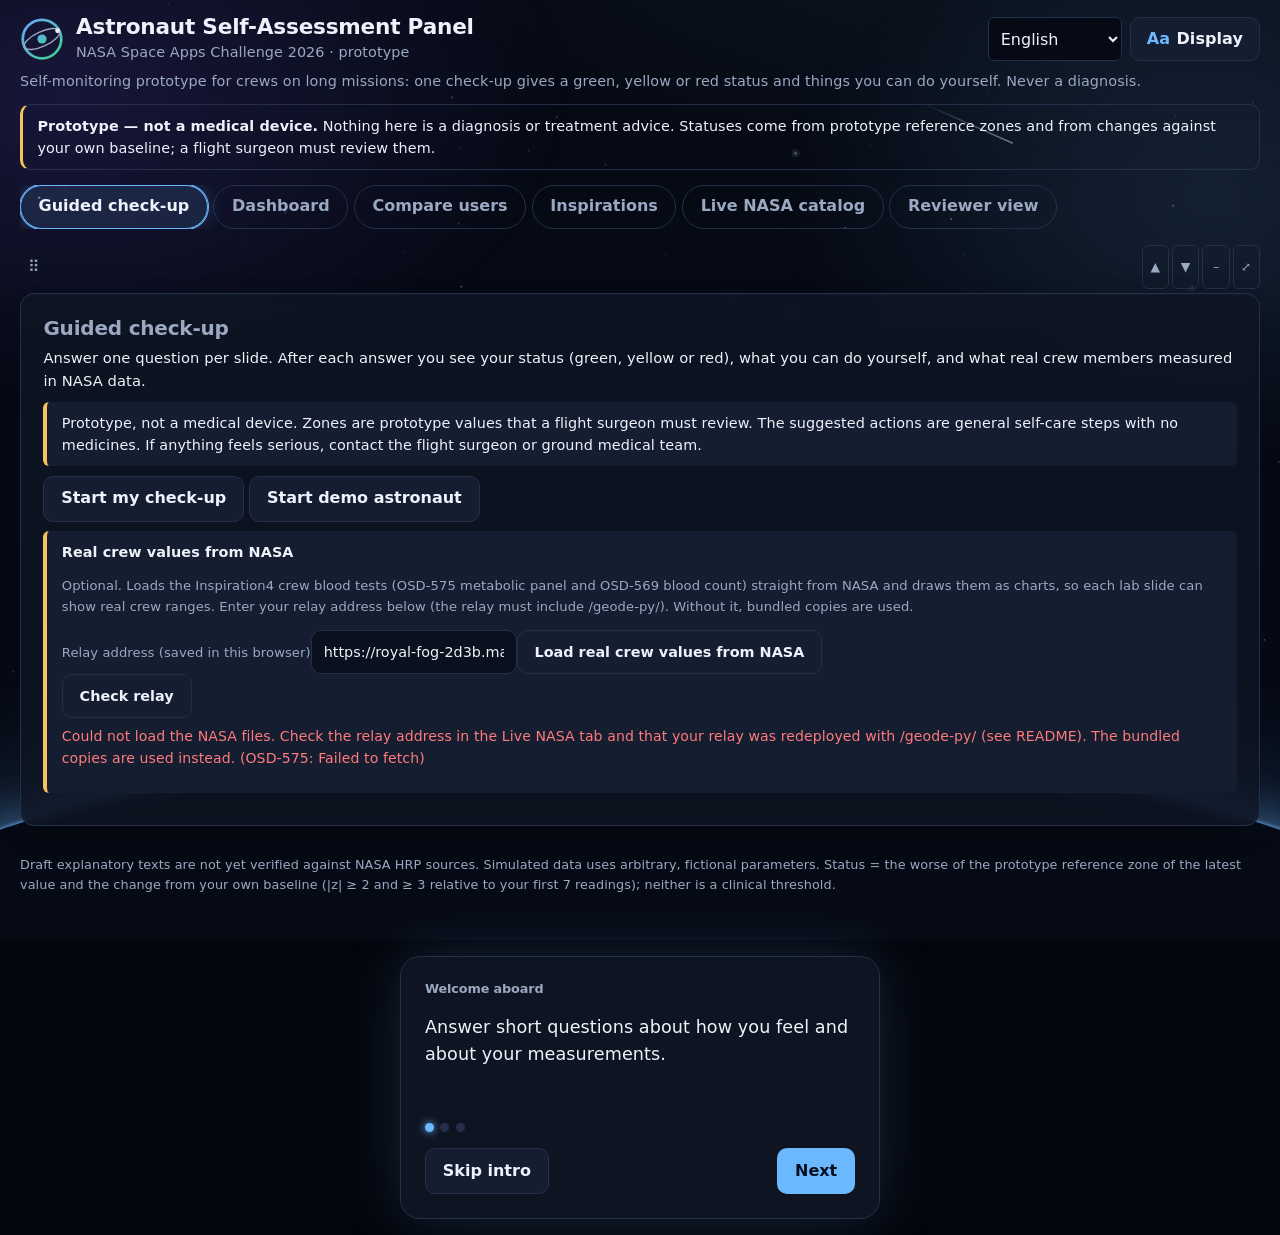
<file: index.html>
<!DOCTYPE html>
<html lang="en">
<head>
  <meta charset="utf-8">
  <meta name="viewport" content="width=device-width, initial-scale=1">
  <title>Astronaut Self-Assessment Panel — NASA Space Apps 2026 prototype</title>
  <meta name="theme-color" content="#0a0f18">
  <link rel="manifest" href="manifest.webmanifest">
  <link rel="icon" type="image/png" href="icons/icon-192.png">
  <link rel="apple-touch-icon" href="icons/icon-192.png">
  <link rel="stylesheet" href="css/style.css?v=20261115ad">
  <link rel="stylesheet" href="css/design.css?v=20261115ad">
</head>
<body>
  <div id="net-banner" class="net-banner" role="status" hidden></div>
  <header class="top">
    <div class="brand">
      <svg class="logo" viewBox="0 0 48 48" aria-hidden="true" focusable="false">
        <defs><linearGradient id="lg" x1="0" y1="0" x2="1" y2="1"><stop offset="0" stop-color="#6aa8ff"/><stop offset="1" stop-color="#3ecf8e"/></linearGradient></defs>
        <circle cx="24" cy="24" r="21" fill="none" stroke="url(#lg)" stroke-width="3"/>
        <ellipse cx="24" cy="24" rx="21" ry="8" fill="none" stroke="#9aa6c2" stroke-width="1.5" transform="rotate(-25 24 24)"/>
        <circle cx="24" cy="24" r="5" fill="url(#lg)"/>
        <circle cx="41" cy="15" r="2.6" fill="#e8edf7"/>
      </svg>
      <div>
        <h1 data-i18n="appTitle">Astronaut Self-Assessment Panel</h1>
        <p class="sub" data-i18n="appSub">NASA Space Apps Challenge 2026 · prototype</p>
      </div>
    </div>
    <div class="top-right">
      <label class="lang"><span class="sr-only" data-i18n="langLabel">Language</span><select id="lang"></select></label>
      <details class="display-menu">
        <summary><span data-i18n="disp.menu">Display</span></summary>
        <div class="display-pop">
          <label><span data-i18n="disp.size">Text size</span><select id="disp-size"><option value="normal" data-i18n="disp.normal">Normal text</option><option value="large" data-i18n="disp.large">Large text</option><option value="xlarge" data-i18n="disp.xlarge">Extra large text</option></select></label>
          <label class="hcbox"><input type="checkbox" id="disp-hc"> <span data-i18n="disp.hc">High contrast</span></label>
          <label class="hcbox"><input type="checkbox" id="disp-night"> <span data-i18n="disp.night">Night mode</span></label>
          <label class="hcbox"><input type="checkbox" id="disp-sound"> <span data-i18n="disp.sound">Sound</span></label>
          <button id="layout-reset" type="button" class="ghost" data-i18n="panel.reset">Reset layout</button>
        </div>
      </details>
    </div>
  </header>

  <p class="tagline" data-i18n="hero">Self-monitoring prototype for crews on long missions: each person is compared with their own baseline, never diagnosed.</p>

  <div class="banner" role="note">
    <strong data-i18n="bannerStrong">Prototype — not a medical device.</strong>
    <span data-i18n="bannerText">Nothing here is a diagnosis or treatment advice. Statuses are statistical comparisons with your own baseline.</span>
  </div>

  <nav class="tabs" role="tablist">
    <button class="tab active" role="tab" aria-selected="true" data-tab="checkup" data-i18n="tabCheckup">Guided check-up</button>
    <button class="tab" role="tab" aria-selected="false" data-tab="dash" data-i18n="tabDash">Dashboard</button>
    <button class="tab" role="tab" aria-selected="false" data-tab="compare" data-i18n="tabCompare">Compare users</button>
    <button class="tab" role="tab" aria-selected="false" data-tab="osdr" data-i18n="tabOsdr">Inspirations</button>
    <button class="tab" role="tab" aria-selected="false" data-tab="live" data-i18n="tabLive">Live NASA catalog</button>
    <button class="tab" role="tab" aria-selected="false" data-tab="review" data-i18n="tabReview">Reviewer view</button>
  </nav>

  <div id="view-dash">
  <main class="console">
    <aside class="rail rail-left" aria-label="Users and data entry" data-zone="left" data-zone-group="dash">
      <div class="toolbar">
        <span id="source-badge" class="badge man"></span>
      </div>

      <section class="card" aria-labelledby="h-users" data-panel="users" data-panel-title="users.title">
        <h2 id="h-users" data-i18n="users.title">Users</h2>
        <p class="hint" data-i18n="users.hint">Add each person (for example each team member), select them, then enter their values. Data stays in this browser.</p>
        <p id="user-none" class="empty" data-i18n="users.none">No user yet. Add a user to start entering values.</p>
        <div class="userbar">
          <label class="grow"><span data-i18n="users.select">Selected user</span><select id="user-select"></select></label>
          <button id="user-remove" class="ghost" type="button" data-i18n="users.remove">Remove user</button>
        </div>
        <form id="user-add" class="userbar" novalidate>
          <label class="grow"><span data-i18n="users.new">New user name</span><input id="user-name" type="text" maxlength="30" autocomplete="off" data-i18n-ph="users.placeholder" placeholder="e.g. Student 1"></label>
          <button class="primary" type="submit" data-i18n="users.add">Add user</button>
        </form>
        <div id="user-msg" role="status" class="form-msg"></div>
      </section>

      <section class="card" aria-labelledby="h-checkin" data-panel="checkin" data-panel-title="checkin">
        <h2 id="h-checkin" data-i18n="checkin">Daily check-in</h2>
        <p class="hint" data-i18n="checkinHint">Leave a field empty if you did not measure it. Entries are stored only in this browser.</p>
        <form id="checkin" novalidate></form>
        <div id="form-msg" role="alert" class="form-msg"></div>
        <button id="clear-manual" class="link" type="button" data-i18n="clear">Delete my entries</button>
      </section>

      <section class="card" aria-labelledby="h-mission" data-panel="mission" data-panel-title="ms.title">
        <h2 id="h-mission" data-i18n="ms.title">Mission periods</h2>
        <p class="hint" data-i18n="ms.hint">hint</p>
        <form id="missionform" novalidate></form>
        <div id="mission-msg" role="alert" class="form-msg"></div>
      </section>

      <section class="card" aria-labelledby="h-remind" data-panel="remind" data-panel-title="remind.title">
        <h2 id="h-remind" data-rt="remind.title">Reminders</h2>
        <p class="hint" data-rt="remind.hint">hint</p>
        <form id="remindform" novalidate>
          <label class="check"><input type="checkbox" name="enabled"> <span data-rt="remind.enable">Remind me every day</span></label>
          <label><span data-rt="remind.time">Time</span><input type="time" name="time" value="08:00"></label>
          <details class="fgroup"><summary data-rt="remind.advanced">Advanced</summary>
            <label><span data-rt="remind.relay">Service</span><input type="url" name="relay" autocomplete="off" placeholder="https://"></label>
            <label><span data-rt="remind.vapid">Key</span><input type="text" name="vapid" autocomplete="off"></label>
          </details>
          <div class="btnrow"><button class="primary" type="submit" data-rt="remind.save">Save reminders</button>
          <button type="button" id="remind-test" data-rt="remind.test">Send a test notification</button>
          <button type="button" id="remind-install" hidden>Install app</button>
          <button type="button" id="remind-check" data-rt="diag.rem.btn">Check my reminder setup</button></div>
          <ul id="remind-report" class="msg" aria-live="polite"></ul>
        </form>
        <p id="remind-ios" class="hint"></p>
        <div id="remind-msg" role="status" class="form-msg"></div>
      </section>

      <section class="card" aria-labelledby="h-flight" data-panel="flight" data-panel-title="fl.title">
        <h2 id="h-flight" data-i18n="fl.title">Pre-flight / post-flight values</h2>
        <p class="hint" data-i18n="fl.hint">Enter a laboratory value for one time point of the selected user. Time points and analytes follow the NASA OSD-575 dataset.</p>
        <form id="flightform" novalidate></form>
        <div id="flight-msg" role="alert" class="form-msg"></div>
        <div id="flight-summary" aria-live="polite"></div>
        <button id="clear-flight" class="link" type="button" data-i18n="fl.clear">Delete my pre-/post-flight values</button>
      </section>

      <section class="card" aria-labelledby="h-immune" data-panel="immune" data-panel-title="im.title">
        <h2 id="h-immune" data-i18n="im.title">Immune cells (blood count)</h2>
        <p class="hint" data-i18n="im.hint">hint</p>
        <form id="immuneform" novalidate></form>
        <div id="immune-msg" role="alert" class="form-msg"></div>
        <div id="immune-summary" aria-live="polite"></div>
        <button id="clear-immune" class="link" type="button" data-i18n="im.clear">Delete my immune cell values</button>
      </section>
    </aside>

    <div class="rail rail-mid" data-zone="mid" data-zone-group="dash"><section class="stage" aria-labelledby="h-body" data-panel="body" data-panel-title="bodyMap">
      <h2 id="h-body" data-i18n="bodyMap">Body map</h2>
      <p class="hint" data-i18n="bodyHint">Select a region. Grey = not enough data or no indicator yet.</p>
      <div class="bodywrap">
        <svg id="body" viewBox="0 0 500 452" role="group" aria-label="Clickable body map" data-i18n-aria="bodyAria">
          <defs>
            <radialGradient id="halo" cx="0.5" cy="0.45" r="0.55"><stop offset="0" stop-color="#7cc4ff" stop-opacity="0.16"/><stop offset="1" stop-color="#7cc4ff" stop-opacity="0"/></radialGradient>
            <linearGradient id="scanfade" x1="0" y1="0" x2="1" y2="0"><stop offset="0" stop-color="#7cc4ff" stop-opacity="0"/><stop offset="0.5" stop-color="#7cc4ff" stop-opacity="0.9"/><stop offset="1" stop-color="#7cc4ff" stop-opacity="0"/></linearGradient>
            <linearGradient id="skin" x1="0" y1="0" x2="0" y2="1"><stop offset="0" stop-color="#1a2639"/><stop offset="1" stop-color="#0d1420"/></linearGradient>
          </defs>
          <ellipse class="deco" cx="220" cy="210" rx="210" ry="215" fill="url(#halo)"/>
          <ellipse class="plinth deco" cx="220" cy="438" rx="78" ry="9"/>
          <g class="figure deco" transform="translate(110 0)" aria-hidden="true">
            <path class="skin" d="M119.0 70.0 C119.0 73.0 115.5 83.7 119.0 88.0 C122.5 92.3 132.8 93.5 140.0 96.0 C147.2 98.5 156.5 99.7 162.0 103.0 C167.5 106.3 170.2 108.2 173.0 116.0 C175.8 123.8 177.0 137.7 179.0 150.0 C181.0 162.3 183.0 179.3 185.0 190.0 C187.0 200.7 189.3 207.0 191.0 214.0 C192.7 221.0 194.2 226.7 195.0 232.0 C195.8 237.3 197.0 242.8 196.0 246.0 C195.0 249.2 191.2 251.0 189.0 251.0 C186.8 251.0 184.5 249.2 183.0 246.0 C181.5 242.8 181.2 237.3 180.0 232.0 C178.8 226.7 178.0 222.0 176.0 214.0 C174.0 206.0 170.7 194.7 168.0 184.0 C165.3 173.3 162.2 159.0 160.0 150.0 C157.8 141.0 155.8 133.3 155.0 130.0  C154.7 133.3 154.3 140.7 153.0 150.0 C151.7 159.3 148.3 175.3 147.0 186.0 C145.7 196.7 144.8 205.7 145.0 214.0 C145.2 222.3 147.3 228.0 148.0 236.0 C148.7 244.0 149.3 251.3 149.0 262.0 C148.7 272.7 147.0 287.8 146.0 300.0 C145.0 312.2 143.8 326.3 143.0 335.0 C142.2 343.7 141.3 343.7 141.0 352.0 C140.7 360.3 141.7 374.5 141.0 385.0 C140.3 395.5 137.5 407.5 137.0 415.0 C136.5 422.5 136.8 426.3 138.0 430.0 C139.2 433.7 146.3 435.8 144.0 437.0 C141.7 438.2 127.5 438.5 124.0 437.0 C120.5 435.5 123.0 436.7 123.0 428.0 C123.0 419.3 124.2 397.7 124.0 385.0 C123.8 372.3 122.7 360.3 122.0 352.0 C121.3 343.7 120.7 343.7 120.0 335.0 C119.3 326.3 119.0 311.5 118.0 300.0 C117.0 288.5 115.0 272.3 114.0 266.0 C113.0 259.7 112.3 262.7 112.0 262.0 L108 262  C107.7 262.7 107.0 259.7 106.0 266.0 C105.0 272.3 103.0 288.5 102.0 300.0 C101.0 311.5 100.7 326.3 100.0 335.0 C99.3 343.7 98.7 343.7 98.0 352.0 C97.3 360.3 96.2 372.3 96.0 385.0 C95.8 397.7 97.0 419.3 97.0 428.0 C97.0 436.7 99.5 435.5 96.0 437.0 C92.5 438.5 78.3 438.2 76.0 437.0 C73.7 435.8 80.8 433.7 82.0 430.0 C83.2 426.3 83.5 422.5 83.0 415.0 C82.5 407.5 79.7 395.5 79.0 385.0 C78.3 374.5 79.3 360.3 79.0 352.0 C78.7 343.7 77.8 343.7 77.0 335.0 C76.2 326.3 75.0 312.2 74.0 300.0 C73.0 287.8 71.3 272.7 71.0 262.0 C70.7 251.3 71.3 244.0 72.0 236.0 C72.7 228.0 74.8 222.3 75.0 214.0 C75.2 205.7 74.3 196.7 73.0 186.0 C71.7 175.3 68.3 159.3 67.0 150.0 C65.7 140.7 65.3 133.3 65.0 130.0  C64.2 133.3 62.2 141.0 60.0 150.0 C57.8 159.0 54.7 173.3 52.0 184.0 C49.3 194.7 46.0 206.0 44.0 214.0 C42.0 222.0 41.2 226.7 40.0 232.0 C38.8 237.3 38.5 242.8 37.0 246.0 C35.5 249.2 33.2 251.0 31.0 251.0 C28.8 251.0 25.0 249.2 24.0 246.0 C23.0 242.8 24.2 237.3 25.0 232.0 C25.8 226.7 27.3 221.0 29.0 214.0 C30.7 207.0 33.0 200.7 35.0 190.0 C37.0 179.3 39.0 162.3 41.0 150.0 C43.0 137.7 44.2 123.8 47.0 116.0 C49.8 108.2 52.5 106.3 58.0 103.0 C63.5 99.7 72.8 98.5 80.0 96.0 C87.2 93.5 97.5 92.3 101.0 88.0 C104.5 83.7 101.0 73.0 101.0 70.0 Z"/>
            <ellipse class="skin" cx="110" cy="44" rx="22" ry="28"/>
          </g>
          <g class="deco" transform="translate(110 0)" aria-hidden="true">
            <g class="anat"><path d="M120 104 C140 102 150 118 148 142 C146 158 132 162 122 156 C118 140 118 120 120 104 Z"/><path d="M100 104 C80 102 70 118 72 142 C74 158 88 162 98 156 C102 140 102 120 100 104 Z"/><path d="M114 112 C134.0 110 150 116 152 128"/><path d="M106 112 C86.0 110 70 116 68 128"/><path d="M114 122 C135.2 120 152 126 154 138"/><path d="M106 122 C84.8 120 68 126 66 138"/><path d="M114 132 C134.6 130 151 136 153 148"/><path d="M106 132 C85.4 130 69 136 67 148"/><path d="M114 142 C132.8 140 148 146 150 158"/><path d="M106 142 C87.2 140 72 146 70 158"/><path class="spine" d="M110 90 L110 250"/><path d="M80 100 C92 98 102 100 106 104"/><path d="M140 100 C128 98 118 100 114 104"/><path d="M74 232 C80 252 96 262 110 264 C124 262 140 252 146 232"/><circle cx="91" cy="352" r="6"/><circle cx="129" cy="352" r="6"/><path d="M96 176 C102 186 118 186 124 176"/><path d="M92 196 L128 196"/><path d="M93 214 L127 214"/></g>
            <g class="vessels"><path class="vessel" d="M104 62 C102 76 102 96 102 112 C100 130 100 200 102 236"/><path class="vein" d="M104 62 C102 76 102 96 102 112 C100 130 100 200 102 236"/><path class="vessel" d="M102 236 C94 254 88 270 86 296 C84 336 86 384 84 424"/><path class="vein" d="M102 236 C94 254 88 270 86 296 C84 336 86 384 84 424"/><path class="vessel" d="M102 236 C112 254 118 270 120 296 C122 336 120 384 122 424"/><path class="vein" d="M102 236 C112 254 118 270 120 296 C122 336 120 384 122 424"/><path class="vessel" d="M104 114 C128 100 158 102 170 126 C176 158 182 194 190 236"/><path class="vein" d="M104 114 C128 100 158 102 170 126 C176 158 182 194 190 236"/><path class="vessel" d="M100 114 C80 100 62 102 50 126 C44 158 38 194 30 236"/><path class="vein" d="M100 114 C80 100 62 102 50 126 C44 158 38 194 30 236"/><path class="vessel" d="M114 128 C110 112 110 96 110 76 L110 62"/><path class="art" d="M114 128 C110 112 110 96 110 76 L110 62"/><path class="vessel" d="M110 62 C108 54 106 46 104 38"/><path class="art" d="M110 62 C108 54 106 46 104 38"/><path class="vessel" d="M110 62 C112 54 114 46 116 38"/><path class="art" d="M110 62 C112 54 114 46 116 38"/><path class="vessel" d="M113 120 C108 150 108 200 110 236"/><path class="art" d="M113 120 C108 150 108 200 110 236"/><path class="vessel" d="M110 236 C100 254 94 270 92 296 C90 336 92 384 90 424"/><path class="art" d="M110 236 C100 254 94 270 92 296 C90 336 92 384 90 424"/><path class="vessel" d="M110 236 C120 254 126 270 128 296 C130 336 128 384 130 424"/><path class="art" d="M110 236 C120 254 126 270 128 296 C130 336 128 384 130 424"/><path class="vessel" d="M112 112 C132 104 154 108 164 124 C170 156 176 192 184 236"/><path class="art" d="M112 112 C132 104 154 108 164 124 C170 156 176 192 184 236"/><path class="vessel" d="M108 112 C88 104 66 108 56 124 C50 156 44 192 36 236"/><path class="art" d="M108 112 C88 104 66 108 56 124 C50 156 44 192 36 236"/></g>
          </g>
          <g class="region" data-region="mind" tabindex="0" role="button" aria-label="Mind and sleep">
            <ellipse class="zone" transform="translate(110 0)" cx="110" cy="44" rx="22" ry="28"></ellipse>
            <line class="lead" x1="220" y1="44" x2="312" y2="44"/><circle class="dot" cx="220" cy="44" r="3"/><text class="lbl" x="318" y="48" text-anchor="start" data-i18n="region.mind.title">region.mind.title</text>
          </g>
          <g class="region" data-region="immune" tabindex="0" role="button" aria-label="Immune system">
            <rect class="zone" transform="translate(110 0)" x="99" y="73" width="22" height="15" rx="7"></rect>
            <line class="lead" x1="220" y1="81" x2="128" y2="81"/><circle class="dot" cx="220" cy="81" r="3"/><text class="lbl" x="122" y="85" text-anchor="end" data-i18n="region.immune.title">region.immune.title</text>
          </g>
          <g class="region" data-region="lungs" tabindex="0" role="button" aria-label="Lungs and breathing">
            <g transform="translate(110 0)"><ellipse class="zone" cx="86" cy="128" rx="16" ry="28"></ellipse><ellipse class="zone" cx="134" cy="128" rx="16" ry="28"></ellipse></g>
            <line class="lead" x1="250" y1="104" x2="312" y2="104"/><circle class="dot" cx="250" cy="104" r="3"/><text class="lbl" x="318" y="108" text-anchor="start" data-i18n="region.lungs.title">region.lungs.title</text>
          </g>
          <g class="region" data-region="heart" tabindex="0" role="button" aria-label="Heart and circulation">
            <g transform="translate(110 0)"><path class="zone beat" d="M114 152 C96 138 94 122 104 119 C109 118 113 121 114 126 C115 121 119 118 124 119 C134 122 132 138 114 152 Z"></path></g>
            <line class="lead" x1="224" y1="135" x2="312" y2="135"/><circle class="dot" cx="224" cy="135" r="3"/><text class="lbl" x="318" y="139" text-anchor="start" data-i18n="region.heart.title">region.heart.title</text>
          </g>
          <g class="region" data-region="metabolism" tabindex="0" role="button" aria-label="Metabolism">
            <ellipse class="zone" transform="translate(110 0)" cx="110" cy="205" rx="26" ry="28"></ellipse>
            <line class="lead" x1="220" y1="205" x2="128" y2="205"/><circle class="dot" cx="220" cy="205" r="3"/><text class="lbl" x="122" y="209" text-anchor="end" data-i18n="region.metabolism.title">region.metabolism.title</text>
          </g>
          <g class="region" data-region="whole" tabindex="0" role="button" aria-label="Whole body temperature">
            <path class="zone" transform="translate(110 0)" d="M119.0 88.0 C122.5 89.3 132.8 93.5 140.0 96.0 C147.2 98.5 156.5 99.7 162.0 103.0 C167.5 106.3 170.2 108.2 173.0 116.0 C175.8 123.8 177.0 137.7 179.0 150.0 C181.0 162.3 183.0 179.3 185.0 190.0 C187.0 200.7 189.3 207.0 191.0 214.0 C192.7 221.0 194.2 226.7 195.0 232.0 C195.8 237.3 197.0 242.8 196.0 246.0 C195.0 249.2 191.2 251.0 189.0 251.0 C186.8 251.0 184.5 249.2 183.0 246.0 C181.5 242.8 181.2 237.3 180.0 232.0 C178.8 226.7 178.0 222.0 176.0 214.0 C174.0 206.0 170.7 194.7 168.0 184.0 C165.3 173.3 162.2 159.0 160.0 150.0 C157.8 141.0 155.8 133.3 155.0 130.0 Z M101.0 88.0 C97.5 89.3 87.2 93.5 80.0 96.0 C72.8 98.5 63.5 99.7 58.0 103.0 C52.5 106.3 49.8 108.2 47.0 116.0 C44.2 123.8 43.0 137.7 41.0 150.0 C39.0 162.3 37.0 179.3 35.0 190.0 C33.0 200.7 30.7 207.0 29.0 214.0 C27.3 221.0 25.8 226.7 25.0 232.0 C24.2 237.3 23.0 242.8 24.0 246.0 C25.0 249.2 28.8 251.0 31.0 251.0 C33.2 251.0 35.5 249.2 37.0 246.0 C38.5 242.8 38.8 237.3 40.0 232.0 C41.2 226.7 42.0 222.0 44.0 214.0 C46.0 206.0 49.3 194.7 52.0 184.0 C54.7 173.3 57.8 159.0 60.0 150.0 C62.2 141.0 64.2 133.3 65.0 130.0 Z M74 228 L146 228 C150 246 140 262 110 270 C80 262 70 246 74 228 Z"></path>
            <line class="lead" x1="140" y1="236" x2="128" y2="236"/><circle class="dot" cx="140" cy="236" r="3"/><text class="lbl" x="122" y="240" text-anchor="end" data-i18n="region.whole.title">region.whole.title</text>
          </g>
          <g class="region" data-region="kidneys" tabindex="0" role="button" aria-label="Kidneys and hydration">
            <g transform="translate(110 0)"><ellipse class="zone" cx="95" cy="212" rx="7" ry="12"></ellipse><ellipse class="zone" cx="125" cy="212" rx="7" ry="12"></ellipse></g>
            <line class="lead" x1="235" y1="212" x2="312" y2="212"/><circle class="dot" cx="235" cy="212" r="3"/><text class="lbl" x="318" y="216" text-anchor="start" data-i18n="region.kidneys.title">region.kidneys.title</text>
          </g>
          <g class="region" data-region="gut" tabindex="0" role="button" aria-label="Digestion">
            <ellipse class="zone" transform="translate(110 0)" cx="110" cy="250" rx="20" ry="11"></ellipse>
            <line class="lead" x1="220" y1="260" x2="128" y2="270"/><circle class="dot" cx="220" cy="250" r="3"/><text class="lbl" x="122" y="274" text-anchor="end" data-i18n="region.gut.title">region.gut.title</text>
          </g>
          <g class="region" data-region="bones" tabindex="0" role="button" aria-label="Bones and muscle">
            <path class="zone" transform="translate(110 0)" d="M149.0 262.0 C148.5 268.3 147.0 287.8 146.0 300.0 C145.0 312.2 143.8 326.3 143.0 335.0 C142.2 343.7 141.3 343.7 141.0 352.0 C140.7 360.3 141.7 374.5 141.0 385.0 C140.3 395.5 137.5 407.5 137.0 415.0 C136.5 422.5 136.8 426.3 138.0 430.0 C139.2 433.7 146.3 435.8 144.0 437.0 C141.7 438.2 127.5 438.5 124.0 437.0 C120.5 435.5 123.0 436.7 123.0 428.0 C123.0 419.3 124.2 397.7 124.0 385.0 C123.8 372.3 122.7 360.3 122.0 352.0 C121.3 343.7 120.7 343.7 120.0 335.0 C119.3 326.3 119.0 311.5 118.0 300.0 C117.0 288.5 115.0 272.3 114.0 266.0 C113.0 259.7 112.3 262.7 112.0 262.0 Z M71.0 262.0 C71.5 268.3 73.0 287.8 74.0 300.0 C75.0 312.2 76.2 326.3 77.0 335.0 C77.8 343.7 78.7 343.7 79.0 352.0 C79.3 360.3 78.3 374.5 79.0 385.0 C79.7 395.5 82.5 407.5 83.0 415.0 C83.5 422.5 83.2 426.3 82.0 430.0 C80.8 433.7 73.7 435.8 76.0 437.0 C78.3 438.2 92.5 438.5 96.0 437.0 C99.5 435.5 97.0 436.7 97.0 428.0 C97.0 419.3 95.8 397.7 96.0 385.0 C96.2 372.3 97.3 360.3 98.0 352.0 C98.7 343.7 99.3 343.7 100.0 335.0 C100.7 326.3 101.0 311.5 102.0 300.0 C103.0 288.5 105.0 272.3 106.0 266.0 C107.0 259.7 107.7 262.7 108.0 262.0 Z"></path>
            <line class="lead" x1="240" y1="340" x2="312" y2="340"/><circle class="dot" cx="240" cy="340" r="3"/><text class="lbl" x="318" y="344" text-anchor="start" data-i18n="region.bones.title">region.bones.title</text>
          </g>
          <rect class="scan" x="110" y="0" width="220" height="2" fill="url(#scanfade)" aria-hidden="true"/>
          <text x="220" y="450" text-anchor="middle" class="svg-note" data-i18n="schematic">Schematic only</text>
        </svg>
        <ul id="region-list" class="region-list"></ul>
      </div>
    </section>
    </div>

    <aside class="rail rail-right" aria-label="Analysis" data-zone="right" data-zone-group="dash">
      <section class="card summary" aria-live="polite" data-panel="summary" data-panel-title="panel.summary">
        <div id="overall" class="overall"></div>
      </section>
      <section class="card detail" aria-labelledby="h-detail" aria-live="polite" data-panel="detail" data-panel-title="details">
        <h2 id="h-detail" data-i18n="details">Details</h2>
        <div id="detail"><p class="hint">Select a body region to see its indicators.</p></div>
      </section>
    </aside>
  </main>
  <div class="layout1" data-zone="bottom" data-zone-group="dash"><section class="card" id="prepost" data-panel="prepost" data-panel-title="panel.prepost"></section></div>
  </div>

  <div id="view-compare" hidden><div class="layout1" data-zone="z-cmp"><section class="card" id="cmp" data-panel="cmp" data-panel-title="tabCompare"></section></div></div>
  <div id="view-checkup"><div class="layout1" data-zone="z-checkup"><section class="card" id="checkup" data-panel="checkup" data-panel-title="tabCheckup"></section></div></div>
  <div id="view-review" hidden><div class="layout1" data-zone="z-review"><section class="card" id="review" data-panel="review" data-panel-title="tabReview"></section></div></div>
  <div id="view-live" hidden><div class="layout1" data-zone="z-live"><section class="card" id="live" data-panel="live" data-panel-title="tabLive"></section></div></div>
  <div id="view-osdr" hidden><div class="layout1 stack" data-zone="z-osdr">
    <section class="card" id="inspiration" data-panel="inspiration" data-panel-title="insp.title"></section>
    <section class="card" id="osdr" data-panel="osdr" data-panel-title="insp.osd575"></section>
    <section class="card" id="o569" data-panel="o569" data-panel-title="insp.osd569"></section>
    <section class="card" id="o635" data-panel="o635" data-panel-title="insp.osd635"></section>
  </div></div>

  <footer>
    <p data-i18n="footer">Draft explanatory texts are not yet verified against NASA HRP sources. Simulated data uses arbitrary, fictional parameters.
       Status levels use configurable statistical cut-offs (|z| ≥ 2 and ≥ 3 relative to your first 7 readings), not clinical thresholds.</p>
  </footer>

  <script src="js/config.js?v=20261115ad"></script>
  <script src="js/i18n.js?v=20261115ad"></script>
  <script src="js/lang/fr.js?v=20261115ad"></script>
  <script src="js/lang/de.js?v=20261115ad"></script>
  <script src="js/lang/ru.js?v=20261115ad"></script>
  <script src="js/lang/ja.js?v=20261115ad"></script>
  <script src="js/lang/zh.js?v=20261115ad"></script>
  <script src="js/core.js?v=20261115ad"></script>
  <script src="js/remind.js?v=20261115ad"></script>
  <script src="js/mission.js?v=20261115ad"></script>
  <script src="js/store.js?v=20261115ad"></script>
  <script src="js/osdr.js?v=20261115ad"></script>
  <script src="js/expression.js?v=20261115ad"></script>
  <script src="js/osd635.js?v=20261115ad"></script>
  <script src="js/osd569-data.js?v=20261115ad"></script>
  <script src="js/osd569.js?v=20261115ad"></script>
  <script src="js/live.js?v=20261115ad"></script>
  <script src="js/immune.js?v=20261115ad"></script>
  <script src="js/crewlive.js?v=20261115ad"></script>
  <script src="js/diag.js?v=20261115ad"></script>
  <script src="js/trend.js?v=20261115ad"></script>
  <script src="js/research.js?v=20261115ad"></script>
  <script src="js/checkup.js?v=20261115ad"></script>
  <script src="js/panels.js?v=20261115ad"></script>
  <script src="js/charts.js?v=20261115ad"></script>
  <script src="js/demo.js?v=20261115ad"></script>
  <script src="js/content.js?v=20261115ad"></script>
  <script src="js/views.js?v=20261115ad"></script>
  <script src="js/sound.js?v=20261115ad"></script>
  <script src="js/shell.js?v=20261115ad"></script>
  <script src="js/orbit.js?v=20261115ad"></script>
  <script src="js/display.js?v=20261115ad"></script>
  <script src="js/pwa.js?v=20261115ad"></script>
  <script src="js/app.js?v=20261115ad"></script>
</body>
</html>
</file>
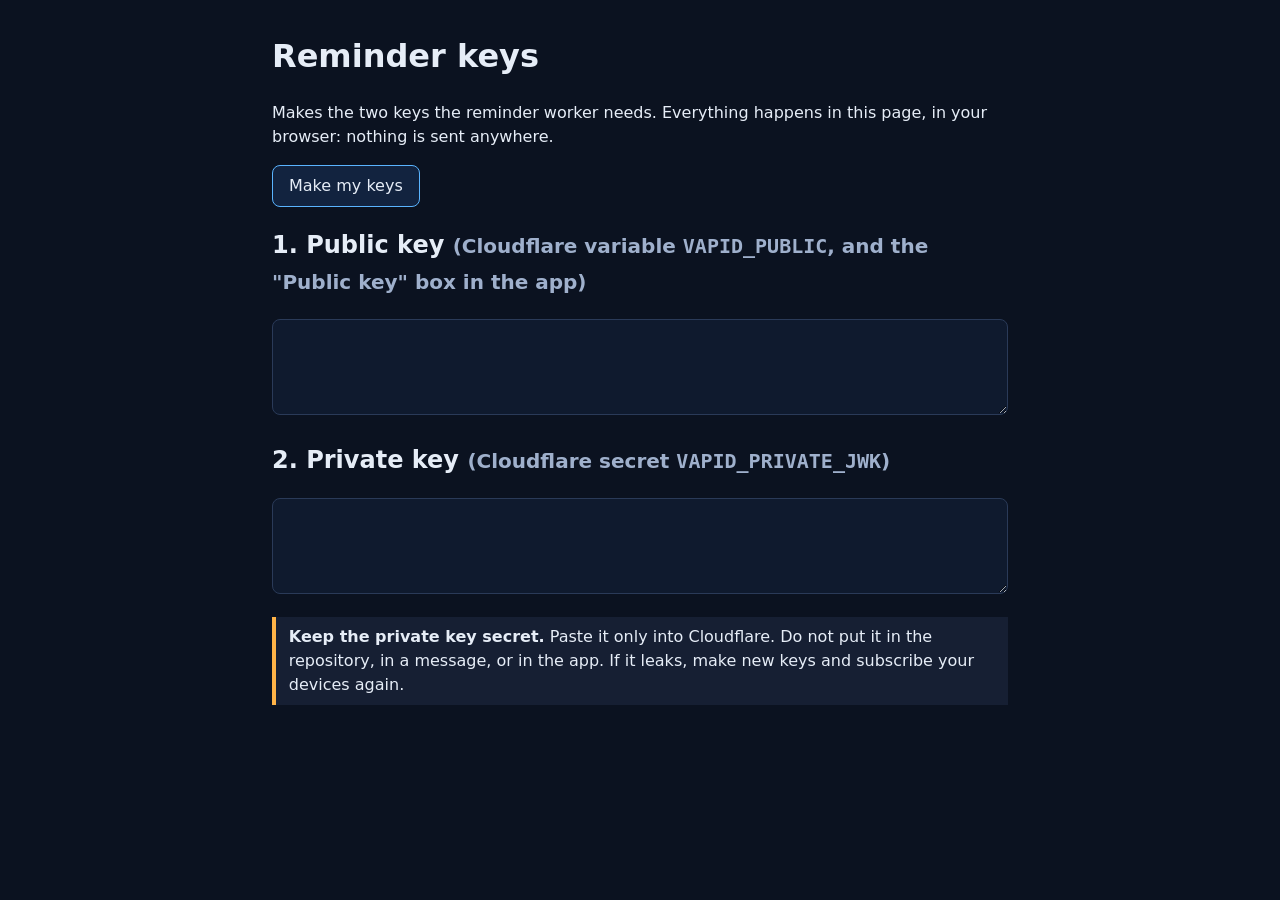
<file: tools/vapid.html>
<!DOCTYPE html>
<html lang="en"><head><meta charset="utf-8"><meta name="viewport" content="width=device-width, initial-scale=1">
<title>Reminder keys — Astronaut Self-Assessment Panel</title>
<style>body{font:16px/1.5 system-ui,sans-serif;max-width:46rem;margin:2rem auto;padding:0 1rem;background:#0b1220;color:#e6edf7}
textarea{width:100%;min-height:6rem;background:#0f1a2e;color:#e6edf7;border:1px solid #2a3a58;border-radius:8px;padding:.6rem;font:13px/1.4 ui-monospace,monospace;box-sizing:border-box}
button{font:inherit;padding:.5rem 1rem;border-radius:8px;border:1px solid #5ab4ff;background:#12233f;color:#e6edf7;cursor:pointer}
.warn{border-left:4px solid #ffb347;padding:.5rem .8rem;background:#161f33;margin:1rem 0}small{color:#9fb0cc}</style></head><body>
<h1>Reminder keys</h1>
<p>Makes the two keys the reminder worker needs. Everything happens in this page, in your browser: nothing is sent anywhere.</p>
<button id="go" type="button">Make my keys</button>
<h2>1. Public key <small>(Cloudflare variable <code>VAPID_PUBLIC</code>, and the "Public key" box in the app)</small></h2>
<textarea id="pub" readonly aria-label="Public key"></textarea>
<h2>2. Private key <small>(Cloudflare secret <code>VAPID_PRIVATE_JWK</code>)</small></h2>
<textarea id="priv" readonly aria-label="Private key"></textarea>
<div class="warn"><strong>Keep the private key secret.</strong> Paste it only into Cloudflare. Do not put it in the repository, in a message, or in the app. If it leaks, make new keys and subscribe your devices again.</div>
<script>
function b64u(buf){return btoa(String.fromCharCode.apply(null,new Uint8Array(buf))).replace(/\+/g,'-').replace(/\//g,'_').replace(/=+$/,'')}
document.getElementById('go').addEventListener('click',async function(){
  var kp=await crypto.subtle.generateKey({name:'ECDSA',namedCurve:'P-256'},true,['sign','verify']);
  document.getElementById('pub').value=b64u(await crypto.subtle.exportKey('raw',kp.publicKey));
  document.getElementById('priv').value=JSON.stringify(await crypto.subtle.exportKey('jwk',kp.privateKey));
});
</script></body></html>
</file>
<file: css/style.css>
:root {
  --bg: #07090f;
  --panel: #0d1119;
  --panel2: #131a27;
  --text: #eef1f6;
  --muted: #8d98ad;
  --line: #1f2a3d;
  --ok: #4fd6a0;
  --watch: #f2bf5e;
  --attention: #ff7a7a;
  --nodata: #6b7694;
  --accent: #7cc4ff;
}
html.ts-large { font-size: 112.5%; } html.ts-xlarge { font-size: 131.25%; }
html.hc { --bg: #000; --panel: #000; --panel2: #0a0a0a; --text: #fff; --muted: #e0e0e0; --line: #8a8a8a; --ok: #3dffb0; --watch: #ffd93d; --attention: #ff8f8f; --nodata: #c8c8c8; --accent: #9fd8ff; }
html.hc .card, html.hc button, html.hc input, html.hc select { border-color: var(--line); }
* { box-sizing: border-box; }
body { margin: 0; background: var(--bg); color: var(--text); font: 1rem/1.5 system-ui, -apple-system, "Segoe UI", Roboto, sans-serif; }
h1 { font-size: 1.35rem; margin: 0; }
h2 { font-size: 1.05rem; margin: 0 0 .5rem; }
h3 { font-size: 1rem; margin: 1rem 0 .25rem; }
.sub { margin: 0; color: var(--muted); font-size: .9rem; }
.top { display: flex; flex-wrap: wrap; gap: 1rem; align-items: center; justify-content: space-between; padding: 1rem 1.25rem; border-bottom: 1px solid var(--line); }
.banner { margin: .75rem 1.25rem 0; padding: .6rem .9rem; background: var(--panel2); border-left: 4px solid var(--watch); border-radius: 6px; font-size: .9rem; }
.badge { display: inline-block; margin-left: .5rem; padding: .1rem .5rem; border-radius: 999px; font-size: .75rem; font-weight: 700; border: 1px solid currentColor; }
.badge.sim { color: var(--watch); }
.badge.man { color: var(--accent); }
.card { background: var(--panel); border: 1px solid var(--line); border-radius: 10px; padding: 1rem; }
.hint { color: var(--muted); font-size: .88rem; margin: 0 0 .75rem; }
.source-toggle { display: inline-flex; border: 1px solid var(--line); border-radius: 8px; overflow: hidden; }
.seg { background: transparent; color: var(--text); border: 0; padding: .45rem .9rem; cursor: pointer; font: inherit; }
.seg.active { background: var(--accent); color: #07101f; font-weight: 700; }
:focus-visible { outline: 3px solid var(--accent); outline-offset: 2px; }

.overall { padding: .5rem .7rem; border-radius: 8px; background: var(--panel2); font-size: .9rem; margin-bottom: .75rem; }
.bodywrap { display: flex; flex-direction: column; align-items: center; gap: .75rem; }
#body { width: 100%; max-width: 220px; height: auto; }
.region { cursor: pointer; }
.svg-note { fill: var(--muted); font-size: 9px; }
.region-list { list-style: none; padding: 0; margin: 0; width: 100%; display: grid; gap: .35rem; }
.region-list button { width: 100%; text-align: left; background: var(--panel2); color: var(--text); border: 1px solid var(--line); border-radius: 8px; padding: .45rem .7rem; font: inherit; cursor: pointer; display: flex; justify-content: space-between; gap: .5rem; }
.region-list button.selected { border-color: var(--accent); }

.chip { display: inline-flex; align-items: center; gap: .3rem; padding: .1rem .55rem; border-radius: 999px; font-size: .8rem; font-weight: 700; color: #07101f; }
.chip.ok { background: var(--ok); }
.chip.watch { background: var(--watch); }
.chip.attention { background: var(--attention); }
.chip.nodata { background: var(--nodata); color: #fff; }

.ind { border-top: 1px solid var(--line); padding: .85rem 0; }
.ind:first-of-type { border-top: 0; }
.ind-head { display: flex; flex-wrap: wrap; justify-content: space-between; gap: .5rem; align-items: baseline; }
.ind-head .val { font-size: 1.4rem; font-weight: 700; }
.ind-head .val small { font-size: .8rem; color: var(--muted); font-weight: 400; }
.msg { margin: .35rem 0; font-size: .92rem; }
.meta { color: var(--muted); font-size: .82rem; }
.draft { display: inline-block; font-size: .72rem; color: var(--watch); border: 1px solid var(--watch); border-radius: 4px; padding: 0 .35rem; margin-left: .35rem; }
.tags span { display: inline-block; background: var(--panel2); border: 1px solid var(--line); border-radius: 999px; padding: .05rem .6rem; font-size: .8rem; margin: 0 .3rem .3rem 0; }
.chart { width: 100%; height: auto; margin-top: .4rem; background: #0a0f18; border-radius: 6px; }
.chart text { fill: var(--muted); font-size: 10px; }

form#checkin, form#flightform, form#immuneform { display: grid; grid-template-columns: 1fr 1fr; gap: .6rem; }
form#checkin label, form#flightform label, form#immuneform label { display: grid; gap: .2rem; font-size: .82rem; color: var(--muted); }
form#checkin label.full, form#flightform label.full, form#immuneform label.full { grid-column: 1 / -1; }
form#checkin input, form#flightform input, form#flightform select, form#immuneform input, form#immuneform select { background: var(--bg); color: var(--text); border: 1px solid var(--line); border-radius: 6px; padding: .45rem .5rem; font: inherit; width: 100%; }
form#checkin button, form#flightform button, form#immuneform button { grid-column: 1 / -1; background: var(--accent); color: #07101f; border: 0; border-radius: 8px; padding: .6rem; font: inherit; font-weight: 700; cursor: pointer; }
.form-msg { min-height: 1.2rem; font-size: .88rem; margin-top: .5rem; }
.form-msg.err { color: var(--attention); }
.form-msg.good { color: var(--ok); }
.link { background: none; border: 0; color: var(--muted); text-decoration: underline; cursor: pointer; font: inherit; font-size: .82rem; padding: 0; margin-top: .5rem; }
footer { padding: 0 1.25rem 2rem; color: var(--muted); font-size: .8rem; }

.top-right { display: flex; gap: .6rem; align-items: center; flex-wrap: wrap; }
.lang select { background: #0a0f18; color: inherit; border: 1px solid var(--line); border-radius: 8px; padding: .4rem .5rem; font: inherit; }
.sr-only { position: absolute; width: 1px; height: 1px; overflow: hidden; clip: rect(0 0 0 0); white-space: nowrap; }

/* ---- v3: brand, hero, tabs, users, tables, charts legend ---- */
.top { background: transparent; }
.brand { display: flex; align-items: center; gap: .75rem; }
.logo { width: 44px; height: 44px; flex: none; }
.tabs { display: flex; gap: .25rem; margin: .75rem 1.25rem 0; border-bottom: 1px solid var(--line); overflow-x: auto; }
.tab { background: transparent; color: var(--muted); border: 0; border-bottom: 3px solid transparent; padding: .6rem 1rem; font: inherit; font-weight: 600; cursor: pointer; white-space: nowrap; }
.tab:hover { color: var(--text); }
.tab.active { color: var(--text); border-bottom-color: var(--accent); }
.toolbar { display: flex; flex-wrap: wrap; align-items: center; gap: .75rem; padding: .9rem 1.25rem 0; }
.toolbar .badge { margin-left: 0; }
.layout1 { padding: 1rem 1.25rem; }
.badge.real { color: var(--ok); margin: 0 0 .6rem; }
.empty { color: var(--muted); font-size: .9rem; margin: .25rem 0 .75rem; }
.userbar { display: flex; flex-wrap: wrap; gap: .6rem; align-items: end; margin-bottom: .6rem; }
.userbar label { display: grid; gap: .2rem; font-size: .82rem; color: var(--muted); }
.userbar .grow { flex: 1 1 10rem; }
.userbar select, .userbar input, .lang select { background: var(--bg); color: var(--text); border: 1px solid var(--line); border-radius: 6px; padding: .45rem .5rem; font: inherit; width: 100%; }
.userbar .primary { background: var(--accent); color: #07101f; border: 0; border-radius: 8px; padding: .5rem .9rem; font: inherit; font-weight: 700; cursor: pointer; }
.userbar .ghost { background: transparent; color: var(--text); border: 1px solid var(--line); border-radius: 8px; padding: .5rem .9rem; font: inherit; cursor: pointer; }
button:disabled, select:disabled, input:disabled { opacity: .5; cursor: not-allowed; }
.picker { display: flex; flex-wrap: wrap; gap: .4rem; margin: .4rem 0 .6rem; }
.pick { background: var(--panel2); color: var(--text); border: 1px solid var(--line); border-radius: 999px; padding: .3rem .85rem; font: inherit; font-size: .88rem; cursor: pointer; }
.pick.active { background: var(--accent); color: #07101f; border-color: var(--accent); font-weight: 700; }
.tablewrap { overflow-x: auto; margin: .6rem 0; }
table.cmp { border-collapse: collapse; width: 100%; font-size: .9rem; }
table.cmp th, table.cmp td { border: 1px solid var(--line); padding: .45rem .6rem; text-align: left; vertical-align: top; }
table.cmp thead th { background: var(--panel2); }
table.cmp tbody th { background: #0f1520; font-weight: 600; white-space: nowrap; }
table.cmp tr.sumrow th, table.cmp tr.sumrow td { background: var(--panel2); font-weight: 700; }
.cell-val { font-weight: 700; margin-bottom: .2rem; }
.flag.low, .flag.high { color: var(--watch); font-weight: 700; }
.callout { margin: .6rem 0; padding: .6rem .9rem; background: var(--panel2); border-left: 4px solid var(--watch); border-radius: 6px; font-size: .9rem; }
.legend { display: flex; flex-wrap: wrap; gap: .4rem 1rem; margin: .4rem 0 .6rem; font-size: .85rem; color: var(--muted); }
.legend i { display: inline-block; width: .8rem; height: .8rem; border-radius: 50%; margin-right: .35rem; vertical-align: -1px; }
[hidden] { display: none !important; }
@media print { .tabs, .toolbar, .tagline, .top-right { display: none; } html, body { background: #fff; color: #000; } }
a { color: var(--accent); }

/* ---- v4: console layout (left: data entry, centre: body avatar, right: analysis) ---- */
html { background: var(--bg); }
body { background: radial-gradient(1200px 600px at 50% -10%, #0f1626 0%, transparent 60%); font-weight: 400; min-height: 100vh; }
h2 { font-size: .8rem; letter-spacing: .06em; color: var(--muted); font-weight: 600; margin: 0 0 .5rem; }
.top { max-width: 1520px; margin: 0 auto; padding: .9rem 1.25rem .4rem; border-bottom: 0; }
.tagline { max-width: 1520px; margin: 0 auto; padding: 0 1.25rem; color: var(--muted); font-size: .9rem; }
.banner { margin: .75rem max(1.25rem, calc((100vw - 1520px) / 2 + 1.25rem)) 0; background: transparent; border: 1px solid var(--line); border-left: 3px solid var(--watch); }
.tabs { margin: .9rem max(1.25rem, calc((100vw - 1520px) / 2 + 1.25rem)) 0; border-bottom: 0; gap: .35rem; }
.tab { border: 1px solid var(--line); border-radius: 999px; padding: .4rem 1rem; font-weight: 500; background: transparent; }
.tab.active { background: var(--panel2); border-color: var(--accent); color: var(--text); }
.layout1 { max-width: 1520px; margin: 0 auto; }
.card { border-radius: 14px; background: var(--panel); }

.console { max-width: 1520px; margin: 0 auto; padding: 1rem 1.25rem 1.5rem; display: grid; gap: 1rem; align-items: start;
  grid-template-columns: minmax(280px, 1fr) minmax(340px, 1.15fr) minmax(300px, 1fr); }
.rail { display: grid; gap: 1rem; min-width: 0; }
.rail-left .toolbar { padding: 0; }
.stage { position: relative; min-width: 0; padding: 1rem; border: 1px solid var(--line); border-radius: 18px; background: linear-gradient(180deg, #0b1019, #090c13); }
.bodywrap { display: flex; flex-direction: column; align-items: center; gap: .75rem; }
#body { width: 100%; max-width: 420px; max-height: 66vh; height: auto; }
.deco, .silhouette, .scan { pointer-events: none; }
.skin { fill: url(#skin); stroke: #2f4163; stroke-width: 1.2; }
.figure { filter: drop-shadow(0 0 14px rgba(124, 196, 255, .14)); }
.anat * { fill: none; stroke: #3a4d70; stroke-width: 1; stroke-opacity: .55; }
.anat .spine { stroke-dasharray: 2 4; }
.vessel { fill: none; stroke: #7cc4ff; stroke-width: 1.1; stroke-opacity: .2; }
.art, .vein { fill: none; stroke-width: 1.8; stroke-linecap: round; stroke-dasharray: 1.5 10; }
.art { stroke: #9fd8ff; stroke-opacity: .9; animation: flowf 1.3s linear infinite; }
.vein { stroke: #9a98ff; stroke-opacity: .75; animation: flowb 1.9s linear infinite; }
@keyframes flowf { to { stroke-dashoffset: -11.5; } }
@keyframes flowb { to { stroke-dashoffset: 11.5; } }
.region .zone.beat { transform-box: fill-box; transform-origin: center; animation: beat 1.2s ease-in-out infinite; }
@keyframes beat { 0%, 100% { transform: scale(1); } 12% { transform: scale(1.14); } 24% { transform: scale(1); } 36% { transform: scale(1.08); } 50% { transform: scale(1); } }
.plinth { fill: #7cc4ff; fill-opacity: .12; stroke: #7cc4ff; stroke-opacity: .35; }
.region { --zc: var(--nodata); }
.region[data-status="ok"] { --zc: var(--ok); }
.region[data-status="watch"] { --zc: var(--watch); }
.region[data-status="attention"] { --zc: var(--attention); }
.region .zone { fill: var(--zc); fill-opacity: .18; stroke: var(--zc); stroke-width: 1.4; transition: fill-opacity .15s; }
.region .lead { stroke: var(--zc); stroke-opacity: .4; stroke-dasharray: 2 3; pointer-events: none; }
.region .dot { fill: var(--zc); }
.region .lbl { fill: var(--text); font-size: 11.5px; font-weight: 500; }
.region:hover .zone, .region.selected .zone { fill-opacity: .5; filter: drop-shadow(0 0 7px var(--zc)); }
.region:hover .lead, .region.selected .lead { stroke-opacity: .9; }
.region.selected .lbl, .region:hover .lbl { fill: #fff; font-weight: 700; }
.region:focus { outline: none; }
.region:focus-visible .zone { stroke: #fff; stroke-width: 2.5; }
.scan { animation: scan 6s linear infinite; opacity: .55; }
@keyframes scan { from { transform: translateY(8px); } to { transform: translateY(430px); } }
@media (prefers-reduced-motion: reduce) { .scan { display: none; } .scan, .art, .vein, .region .zone.beat { animation: none; } }
.region-list { grid-template-columns: repeat(auto-fit, minmax(200px, 1fr)); }
.region-list .chip { white-space: nowrap; }
.region-list button { background: transparent; border-radius: 10px; }
.region-list button.selected { background: var(--panel2); }
.summary .overall { margin: 0; background: transparent; padding: 0; }
.rail-right .detail { position: sticky; top: .75rem; }
@media (max-width: 1100px) {
  .console { grid-template-columns: 1fr 1fr; }
  .stage { grid-column: 1 / -1; order: -1; }
  .rail-right .detail { position: static; }
}
@media (max-width: 700px) { .console { grid-template-columns: 1fr; padding: .75rem; } }

/* guided check-up */
.slide { margin: .6rem 0; padding: .8rem 1rem; background: var(--panel2); border: 1px solid var(--line); border-radius: 10px; }
.slide h3 { margin: 0 0 .4rem; font-size: 1.15rem; outline: none; }
.wiz-bar { height: 8px; background: var(--line); border-radius: 999px; overflow: hidden; margin: .3rem 0 .6rem; }
.wiz-bar span { display: block; height: 100%; background: var(--ok); }
.wiz-nav { display: flex; gap: .5rem; flex-wrap: wrap; margin-top: .8rem; }
.opts { border: 0; padding: 0; margin: .4rem 0; display: flex; gap: .6rem; flex-wrap: wrap; }
.opts legend { position: absolute; left: -9999px; }
.opts label { padding: .35rem .7rem; border: 1px solid var(--line); border-radius: 8px; cursor: pointer; }
.wiz-fb { margin-top: .6rem; }
.act-red { color: var(--attention); font-weight: 700; }
.wiz-item { margin: .35rem 0; padding: .3rem .5rem; border: 1px solid var(--line); border-radius: 8px; }
.wiz-item summary { cursor: pointer; }
.organ-tag { text-transform: uppercase; letter-spacing: .06em; }
.rt-pad { display: block; width: 100%; min-height: 84px; margin: 8px 0; font-size: 1.1rem; border-radius: 10px; border: 2px solid var(--line); cursor: pointer; }
.rt-pad.wait { background: #5a2a2a; color: #fff; }
.rt-pad.go { background: #1f9d55; color: #fff; }

/* ---- panels: minimize / maximize / move ---- */
.panel { position: relative; min-width: 0; }
.panel-bar { display: flex; align-items: center; gap: .4rem; justify-content: space-between; min-height: 1.6rem; margin: 0 0 .25rem; }
.panel-title { flex: 1; font-size: .8rem; letter-spacing: .06em; color: var(--muted); font-weight: 600; overflow: hidden; text-overflow: ellipsis; white-space: nowrap; }
.panel-btns { display: inline-flex; gap: .2rem; margin-left: auto; }
.pbtn { background: transparent; color: var(--muted); border: 1px solid var(--line); border-radius: 6px; min-width: 1.7rem; height: 1.7rem; font: inherit; font-size: .78rem; line-height: 1; cursor: pointer; padding: 0 .3rem; }
.pbtn:hover, .pbtn:focus-visible { color: var(--text); border-color: var(--accent); }
.pgrip { cursor: grab; border-color: transparent; font-size: 1rem; }
.panel.dragging { opacity: .45; }
.panel-min .panel-body { display: none; }
.panel-min .panel-bar { padding: .35rem .6rem; background: var(--panel); border: 1px solid var(--line); border-radius: 10px; margin: 0; }
[data-zone].drop-on { outline: 2px dashed var(--accent); outline-offset: 4px; border-radius: 12px; }
[data-zone] { min-height: 2rem; }
.panel-max { position: fixed; inset: .6rem; z-index: 60; overflow: auto; background: var(--bg); border: 1px solid var(--accent); border-radius: 14px; padding: .6rem; box-shadow: 0 0 0 100vmax rgba(0, 0, 0, .7); }
.panel-max .panel-bar { position: sticky; top: 0; z-index: 2; background: var(--bg); padding-bottom: .3rem; }
.panel-max .pmove { display: none; }
.panel-max .panel-body { max-width: 1520px; margin: 0 auto; }
body.has-max { overflow: hidden; }
.top-right .ghost { background: transparent; color: var(--text); border: 1px solid var(--line); border-radius: 8px; padding: .4rem .7rem; font: inherit; font-size: .85rem; cursor: pointer; }
@media (max-width: 700px) { .pmove[data-dir="left"], .pmove[data-dir="right"] { display: none; } }

/* check-in form groups */
.fgroup { border: 1px solid var(--line); border-radius: 10px; padding: .3rem .6rem .6rem; background: var(--panel2); }
.fgroup > summary { cursor: pointer; font-weight: 600; font-size: .85rem; padding: .25rem 0; }
.fgrid { display: grid; grid-template-columns: 1fr 1fr; gap: .6rem; margin-top: .4rem; }
.rail-mid { display: grid; gap: 1rem; min-width: 0; align-content: start; }
.rail-mid .stage { height: auto; }
.ind .chart { max-height: 190px; }

form#missionform { display: grid; grid-template-columns: 1fr 1fr; gap: .6rem; }
form#missionform label { display: grid; gap: .2rem; font-size: .82rem; color: var(--muted); }
form#missionform label.full { grid-column: 1 / -1; }
form#missionform input { background: var(--bg); color: var(--text); border: 1px solid var(--line); border-radius: 6px; padding: .4rem .5rem; font: inherit; }
form#missionform button { grid-column: 1 / -1; background: var(--accent); color: #07101f; border: 0; border-radius: 8px; padding: .6rem; font: inherit; font-weight: 700; cursor: pointer; }
.tpchooser { display: grid; gap: .3rem; font-size: .82rem; color: var(--muted); }
.tpchooser label { display: grid; gap: .2rem; }
.tprow { display: flex; gap: .4rem; align-items: center; flex-wrap: wrap; }
.tpchooser select, .tpchooser input { background: var(--bg); color: var(--text); border: 1px solid var(--line); border-radius: 6px; padding: .4rem .5rem; font: inherit; }
.tpchooser input[type=number] { width: 6rem; }

.stack { display: grid; gap: 1rem; }
.insp-grid { display: grid; grid-template-columns: repeat(auto-fit, minmax(260px, 1fr)); gap: .8rem; margin: .6rem 0; }
.insp-card { background: var(--panel2); border: 1px solid var(--line); border-radius: 12px; padding: .8rem 1rem; }
.insp-card h3 { margin: 0 0 .3rem; font-size: 1rem; }
.insp-links { display: flex; gap: .8rem; align-items: center; flex-wrap: wrap; margin-top: .4rem; }
.insp-links .ghost { background: transparent; color: var(--text); border: 1px solid var(--line); border-radius: 8px; padding: .35rem .8rem; font: inherit; font-size: .85rem; cursor: pointer; }

.net-banner { background: var(--watch); color: #1a1200; text-align: center; padding: .4rem .75rem; font-weight: 600; font-size: .9rem; }
.net-banner[hidden] { display: none; }
#remindform label { display: block; margin-bottom: .5rem; }
#remindform label.check { display: flex; gap: .5rem; align-items: center; }
#remindform input[type=time], #remindform input[type=url], #remindform input[type=text] { background: var(--bg); color: var(--text); border: 1px solid var(--line); border-radius: 6px; padding: .45rem .5rem; font: inherit; width: 100%; }
#remindform .btnrow { display: flex; flex-wrap: wrap; gap: .5rem; margin-top: .5rem; }

.crewsum { display: grid; gap: .75rem; margin-top: .75rem; }
.crewcard { background: var(--bg); border: 1px solid var(--line); border-radius: 8px; padding: .6rem .75rem; }
.crewcard h4 { margin: 0 0 .25rem; font-size: .95rem; }
.rangechart { width: 100%; max-width: 560px; height: auto; display: block; }

/* small screens: nothing may push the page wider than the screen */
table.cmp { display: block; max-width: 100%; overflow-x: auto; }
.fgrid { grid-template-columns: repeat(2, minmax(0, 1fr)); }
form#checkin label, form#flightform label, form#immuneform label, form#missionform label, .fgrid > *, details.fgroup { min-width: 0; }
form#checkin input, form#flightform input, form#immuneform input, form#missionform input, form#missionform select, form#flightform select, form#immuneform select { min-width: 0; max-width: 100%; box-sizing: border-box; }
.layout1, .stack, .panel, .panel-body, .card, .rail > * { min-width: 0; }
.layout1 { grid-template-columns: minmax(0, 1fr); }
p, li, h2, h3, h4, .meta, .msg, .callout, summary { overflow-wrap: anywhere; }
@media (max-width: 520px) { .fgrid { grid-template-columns: minmax(0, 1fr); } }

.reviewtbl { font-size: .82rem; }
.reviewtbl td, .reviewtbl th { vertical-align: top; }
.reviewtbl ol { margin: .1rem 0 .4rem 1rem; padding: 0; }
.changes { margin-top: .5rem; }
@media print { .noprint { display: none; } .reviewtbl { font-size: 9pt; } .card { break-inside: auto; } }

.printhead { display: none; }
@media print {
  body.print-checkup #view-dash, body.print-checkup #view-compare, body.print-checkup #view-osdr, body.print-checkup #view-live, body.print-checkup #view-review,
  body.print-checkup header.top, body.print-checkup .tabs, body.print-checkup .banner, body.print-checkup .panel-bar, body.print-checkup .tagline { display: none !important; }
  body.print-checkup .printhead { display: block; margin-bottom: .5rem; }
  .research { display: none; }
}
</file>
<file: css/design.css>
/* design.css — visual layer on top of style.css. Loaded last. Tokens first, then controls, header, check-up flow.
   Keep colours in variables so html.hc (high contrast) and print keep working. */
:root {
  --bg: #060a14; --panel: #0e1422; --panel2: #151d30; --line: #243049;
  --text: #edf2fb; --muted: #9aa8c2;
  --ok: #46d9a0; --watch: #f5c35c; --attention: #ff7b7b; --nodata: #6f7b99; --accent: #6cb8ff;
  --accent-ink: #04101f; --radius: 14px; --radius-sm: 10px; --focus: #ffffff;
  --shadow: 0 1px 0 rgba(255,255,255,.03) inset, 0 12px 32px -18px rgba(0,0,0,.8);
  --ease: 160ms cubic-bezier(.2,.7,.2,1);
}
html { -webkit-text-size-adjust: 100%; }
body { background: radial-gradient(1200px 500px at 85% -10%, rgba(108,184,255,.08), transparent 60%), var(--bg); line-height: 1.55; letter-spacing: .005em; }
h1, h2, h3 { letter-spacing: -.01em; line-height: 1.25; }
:focus-visible { outline: 3px solid var(--focus); outline-offset: 2px; border-radius: 6px; }
@media (prefers-reduced-motion: reduce) { *, *::before, *::after { transition: none !important; animation: none !important; scroll-behavior: auto !important; } }

/* ---------- controls ---------- */
:where(button) { font: inherit; font-weight: 600; color: var(--text); background: var(--panel2); border: 1px solid var(--line); border-radius: var(--radius-sm); padding: .6rem 1.05rem; min-height: 44px; cursor: pointer; transition: background var(--ease), border-color var(--ease), transform var(--ease); }
:where(button):hover:not(:disabled) { border-color: var(--accent); background: #1a2540; }
:where(button):active:not(:disabled) { transform: translateY(1px); }
:where(input[type=number], input[type=text], input[type=url], input[type=time], input[type=date], select, textarea) { font: inherit; color: var(--text); background: #0a101d; border: 1px solid var(--line); border-radius: var(--radius-sm); padding: .6rem .75rem; min-height: 44px; transition: border-color var(--ease), box-shadow var(--ease); }
:where(input, select, textarea):hover:not(:disabled) { border-color: #3a4a6d; }
:where(input, select, textarea):focus { border-color: var(--accent); box-shadow: 0 0 0 3px rgba(108,184,255,.25); }
:where(input[type=checkbox], input[type=radio]) { accent-color: var(--accent); width: 1.15rem; height: 1.15rem; }

/* ---------- cards and tabs ---------- */
.card { border-radius: var(--radius); background: linear-gradient(180deg, rgba(255,255,255,.015), transparent 40%), var(--panel); box-shadow: var(--shadow); padding: 1.25rem; }
.card > h2:first-child, .card h2 { font-size: 1.25rem; margin: 0 0 .35rem; }
.tab { padding: .55rem 1.1rem; font-weight: 600; min-height: 44px; color: var(--muted); }
.tab:hover { color: var(--text); border-color: #3a4a6d; }
.tab.active { background: rgba(108,184,255,.12); border-color: var(--accent); color: var(--text); }

/* ---------- header ---------- */
header.top { align-items: center; }
header.top h1 { font-size: 1.35rem; margin: 0; }
.top-right { gap: .5rem; }
.display-menu { position: relative; }
.display-menu > summary { list-style: none; cursor: pointer; padding: .55rem 1rem; min-height: 44px; display: inline-flex; align-items: center; gap: .4rem; border: 1px solid var(--line); border-radius: var(--radius-sm); background: var(--panel2); font-weight: 600; }
.display-menu > summary::-webkit-details-marker { display: none; }
.display-menu > summary::before { content: "Aa"; font-weight: 700; color: var(--accent); }
.display-menu[open] > summary { border-color: var(--accent); }
.display-pop { position: absolute; right: 0; top: calc(100% + .4rem); z-index: 40; width: min(20rem, calc(100vw - 2rem)); display: grid; gap: .7rem; padding: 1rem; background: var(--panel); border: 1px solid var(--line); border-radius: var(--radius); box-shadow: 0 18px 40px -12px rgba(0,0,0,.85); }
.display-pop label { display: grid; gap: .25rem; }
.display-pop .hcbox { display: flex; align-items: center; gap: .6rem; }
.display-pop button { width: 100%; }
@media (max-width: 640px) { .display-pop { position: fixed; left: 1rem; right: 1rem; top: 5rem; width: auto; } }
.banner { border-radius: var(--radius-sm); }

/* ---------- guided check-up ---------- */
#checkup { padding: 1.4rem; }
#checkup .wiz-bar { height: 6px; background: #1b2640; margin: .5rem 0 1rem; }
#checkup .wiz-bar span { background: linear-gradient(90deg, var(--accent), var(--ok)); transition: width 260ms ease; }
#checkup form.slide { background: transparent; border: 0; padding: 0; max-width: 40rem; }
#checkup .organ-tag { text-transform: uppercase; letter-spacing: .08em; font-size: .72rem; font-weight: 700; color: var(--accent); margin-bottom: .35rem; }
#checkup .slide h3 { font-size: clamp(1.35rem, 3.2vw, 1.8rem); margin: 0 0 .5rem; }
#checkup .slide > .msg { color: var(--muted); margin: 0 0 .25rem; }
#checkup .slide .tools { margin-top: .5rem; }
#checkup .slide label:has(> input[name=ans]:not([type=radio])), #checkup .slide label:has(> input[name=usual]) { display: flex; align-items: center; gap: .6rem; margin: 1rem 0 .4rem; font-size: 1rem; color: var(--muted); }
#checkup input[name=ans]:not([type=radio]), #checkup input[name=usual] { width: 9rem; min-height: 56px; font-size: 1.6rem; font-weight: 700; text-align: center; font-variant-numeric: tabular-nums; }
#checkup .opts { display: grid; grid-template-columns: repeat(auto-fit, minmax(9.5rem, 1fr)); gap: .6rem; margin: 1rem 0; }
#checkup .opts label { position: relative; display: flex; align-items: center; justify-content: center; text-align: center; min-height: 56px; padding: .6rem .8rem; border: 1.5px solid var(--line); border-radius: var(--radius-sm); background: #0a101d; font-weight: 600; cursor: pointer; transition: border-color var(--ease), background var(--ease); }
#checkup .opts label:hover { border-color: #3a4a6d; }
#checkup .opts label input { position: absolute; opacity: 0; inset: 0; width: 100%; height: 100%; margin: 0; cursor: pointer; }
#checkup .opts label:has(input:checked) { border-color: var(--accent); background: rgba(108,184,255,.14); }
#checkup .opts label:has(input:focus-visible) { outline: 3px solid var(--focus); outline-offset: 2px; }
#checkup .wiz-fb { margin-top: 1rem; padding: 1rem 1.1rem; border-radius: var(--radius-sm); background: var(--panel2); border-left: 5px solid var(--nodata); }
#checkup .wiz-fb:empty { display: none; }
#checkup .wiz-fb:has(.chip.ok) { border-left-color: var(--ok); }
#checkup .wiz-fb:has(.chip.watch) { border-left-color: var(--watch); }
#checkup .wiz-fb:has(.chip.attention) { border-left-color: var(--attention); background: rgba(255,123,123,.08); }
#checkup .chip { font-size: .85rem; padding: .2rem .7rem; }
#checkup .wiz-fb ol { padding-left: 1.2rem; }
#checkup .wiz-fb li { margin: .3rem 0; }
#checkup .wiz-fb .act-red { font-weight: 700; color: var(--attention); }
#checkup .wiz-nav { display: flex; gap: .6rem; margin-top: 1.4rem; align-items: center; }
#checkup .wiz-nav button[type=submit] { order: 3; margin-left: auto; background: var(--accent); color: var(--accent-ink); border-color: var(--accent); min-width: 9rem; font-weight: 700; }
#checkup .wiz-nav button[type=submit]:hover:not(:disabled) { background: #8cc9ff; border-color: #8cc9ff; }
#checkup .wiz-nav button:not([type=submit]) { background: transparent; }
@media (max-width: 520px) {
  #checkup { padding: 1rem; }
  #checkup .wiz-nav { position: sticky; bottom: 0; background: linear-gradient(180deg, transparent, var(--panel) 30%); padding: 1rem 0 .4rem; flex-wrap: nowrap; }
  #checkup .wiz-nav button { flex: 0 0 auto; padding-inline: .8rem; }
  #checkup .wiz-nav button[type=submit] { flex: 1 1 auto; min-width: 0; }
}

/* ---------- high contrast (keeps the new look readable) ---------- */
html.hc body { background: #000; }
html.hc .card { background: #000; box-shadow: none; border-color: #fff; }
html.hc :where(button, input, select, textarea) { border-color: #fff; background: #000; }
html.hc #checkup .wiz-nav button[type=submit] { background: #fff; color: #000; }
html.hc #checkup .opts label { border-color: #fff; }
html.hc #checkup .opts label:has(input:checked) { background: #fff; color: #000; }
html.hc #checkup .wiz-fb { background: #000; border: 2px solid #fff; border-left-width: 8px; }
@media print { body { background: #fff !important; } .display-menu { display: none; } }

/* ===== Orbit: starfield, readiness ring, check-up progress ===== */
#starfield { position: fixed; inset: 0; z-index: 0; pointer-events: none; opacity: .75; }
body > *:not(#starfield):not(script) { position: relative; z-index: 1; }
body > .ob { position: fixed; z-index: 50; } body > .offline-bar { position: sticky; }
.orbit-wrap { display: grid; place-items: center; padding: .25rem 0 .75rem; }
.orbit-ring { width: min(100%, 300px); height: auto; overflow: visible; }
.orbit-core { fill: color-mix(in srgb, var(--panel) 88%, transparent); stroke: var(--line); }
.orbit-halo { fill: none; stroke: var(--line); stroke-dasharray: 1 5; opacity: .5; }
.orbit-ticks line { stroke: var(--line); stroke-width: 1; }
.orbit-ring { --c: var(--nodata); }
.orbit-ring[data-overall=ok] { --c: var(--ok); } .orbit-ring[data-overall=watch] { --c: var(--watch); } .orbit-ring[data-overall=attention] { --c: var(--attention); }
.orbit-core { filter: drop-shadow(0 0 18px color-mix(in srgb, var(--c) 45%, transparent)); }
.orbit-top { fill: var(--c); font: 700 17px system-ui, sans-serif; }
.orbit-bot { fill: var(--muted); font: 600 12px system-ui, sans-serif; }
.orbit-seg { cursor: pointer; outline: none; --sc: var(--nodata); }
.orbit-seg[data-status=ok] { --sc: var(--ok); } .orbit-seg[data-status=watch] { --sc: var(--watch); } .orbit-seg[data-status=attention] { --sc: var(--attention); }
.orbit-hit { fill: none; stroke: transparent; stroke-width: 30; }
.orbit-arc { fill: none; stroke: var(--sc); stroke-width: 10; stroke-linecap: round; opacity: .9; stroke-dasharray: 100; stroke-dashoffset: 0;
  transition: stroke-width .2s, filter .2s; animation: orbit-in .9s cubic-bezier(.2,.8,.2,1) both; animation-delay: calc(var(--i) * 60ms); }
.orbit-seg[data-status=nodata] .orbit-arc { stroke-dasharray: 3 5; stroke-width: 5; opacity: .6; animation: none; }
.orbit-dot { fill: var(--bg); stroke: var(--sc); stroke-width: 1.5; }
.orbit-seg:hover .orbit-arc, .orbit-seg:focus-visible .orbit-arc, .orbit-seg.selected .orbit-arc { stroke-width: 15; filter: drop-shadow(0 0 7px var(--sc)); }
.orbit-seg:focus-visible .orbit-dot { stroke-width: 3; }
.orbit-seg[data-status=attention] .orbit-arc { animation: orbit-in .9s both, orbit-pulse 2.4s ease-in-out 1s infinite; }
@keyframes orbit-in { from { stroke-dashoffset: 100; opacity: 0; } to { stroke-dashoffset: 0; opacity: .9; } }
@keyframes orbit-pulse { 50% { filter: drop-shadow(0 0 8px var(--attention)); } }
.orbit-halo { transform-origin: 120px 120px; animation: orbit-spin 90s linear infinite; }
@keyframes orbit-spin { to { transform: rotate(360deg); } }

.wiz-head { display: flex; align-items: center; gap: .75rem; }
.orbit-progress { width: 52px; height: 52px; flex: none; }
.op-track { fill: none; stroke: var(--line); stroke-width: 5; }
.op-bar { fill: none; stroke: var(--accent); stroke-width: 5; stroke-linecap: round; transition: stroke-dashoffset .5s; }
.op-sat { fill: var(--accent); filter: drop-shadow(0 0 4px var(--accent)); }
.op-num { fill: var(--text); font: 700 15px system-ui, sans-serif; }
#checkup .wiz-bar { display: none; }
.slide-fwd { animation: slide-fwd .32s cubic-bezier(.2,.8,.2,1); }
.slide-back { animation: slide-back .32s cubic-bezier(.2,.8,.2,1); }
@keyframes slide-fwd { from { opacity: 0; transform: translateX(28px); } }
@keyframes slide-back { from { opacity: 0; transform: translateX(-28px); } }
.numrow { display: flex; align-items: center; gap: .5rem; flex-wrap: wrap; }
.numrow input { flex: 1 1 7rem; min-width: 0; text-align: center; }
.stepper { width: 56px; height: 56px; border-radius: 50%; font-size: 1.6rem; line-height: 1; padding: 0; flex: none; }
.numrow .unit { color: var(--muted); }

/* phones: readiness first, then the body, then the people and tools */
@media (max-width: 700px) {
  .console .rail-left { order: 3; }
  .console .rail-right { order: 1; }
  .console .stage, .console .rail-mid { order: 2; }
}
@media (prefers-reduced-motion: reduce) {
  .orbit-arc, .orbit-halo, .slide-fwd, .slide-back { animation: none !important; }
}
html.hc #starfield { display: none; }
html.hc .orbit-core { fill: #000; filter: none; }
@media print { #starfield, .orbit-wrap { display: none; } }

/* ===== Orbit background: nebula + Earth limb, tinted by overall status ===== */
html { --mood: 108,184,255; }
html[data-mood=ok] { --mood: 70,217,160; } html[data-mood=watch] { --mood: 245,195,92; } html[data-mood=attention] { --mood: 255,123,123; }
body::before { content: ""; position: fixed; inset: -20%; z-index: 0; pointer-events: none;
  background:
    radial-gradient(40% 35% at 18% 22%, rgba(120,90,255,.16), transparent 70%),
    radial-gradient(35% 30% at 82% 30%, rgba(var(--mood),.14), transparent 70%),
    radial-gradient(45% 35% at 60% 85%, rgba(40,120,255,.10), transparent 70%);
  filter: blur(20px); animation: nebula 70s ease-in-out infinite alternate; transition: background 1.5s; }
@keyframes nebula { to { transform: translate3d(3%, -2%, 0) rotate(4deg) scale(1.08); } }
body::after { content: ""; position: fixed; left: -25%; right: -25%; bottom: -62vmin; height: 80vmin; z-index: 0; pointer-events: none;
  border-radius: 50%; background: radial-gradient(closest-side, #060a14 94%, transparent 100%);
  box-shadow: 0 -2px 3px rgba(var(--mood),.55), 0 -10px 40px rgba(var(--mood),.35), 0 -40px 120px rgba(var(--mood),.18); transition: box-shadow 1.5s; }
@media (prefers-reduced-motion: reduce) { body::before { animation: none; } }
html.hc body::before, html.hc body::after { display: none; }
@media print { body::before, body::after { display: none; } }

/* ===== readiness report ===== */
.report-ring .orbit-ring { width: min(100%, 260px); }
.do-first { margin: .5rem 0 1rem; padding: .8rem 1rem; border: 1px solid var(--line); border-left: 4px solid var(--accent); border-radius: 12px; background: var(--panel); }
.do-first ol { margin: .4rem 0 0; padding-left: 1.2rem; }
.do-first li { margin: .35rem 0; }
.wiz-item { border-radius: 12px; }
.wiz-item[open] { border-color: color-mix(in srgb, var(--accent) 40%, var(--line)); }
@media print {
  #overall .orbit-wrap { display: none; }
  .report-ring { display: grid !important; break-inside: avoid; }
  .orbit-top, .orbit-bot { fill: #000 !important; } .orbit-core { fill: #fff; filter: none; } .orbit-dot { fill: #fff; } .orbit-halo, .orbit-ticks { display: none; }
  .orbit-arc { animation: none !important; stroke-dashoffset: 0 !important; }
  .do-first { border-color: #000; background: #fff; }
}

/* ===== living body map ===== */
.orbit-dot { fill: var(--sc); stroke: var(--bg); stroke-width: 2; }
.orbit-glyph { fill: var(--accent-ink); font: 800 9px system-ui, sans-serif; pointer-events: none; }
.orbit-seg.hl .orbit-arc { stroke-width: 15; filter: drop-shadow(0 0 7px var(--sc)); }
.region.hl .zone { fill-opacity: .5; filter: drop-shadow(0 0 7px var(--zc)); }
.region.hl .lbl { fill: #fff; font-weight: 700; }
.region-list button.hl { border-color: var(--accent); }
/* not colour alone: status also changes the outline pattern */
.region[data-status=watch] .zone { stroke-dasharray: 5 3; }
.region[data-status=attention] .zone { stroke-width: 2.4; animation: zone-breathe 2s ease-in-out infinite; }
.region[data-status=nodata] .zone { stroke-dasharray: 1 4; }
@keyframes zone-breathe { 50% { fill-opacity: .42; filter: drop-shadow(0 0 8px var(--attention)); } }
@media (prefers-reduced-motion: reduce) { .region[data-status=attention] .zone { animation: none; } }

/* ===== charts ===== */
.chart { background: linear-gradient(180deg, #0c1322, #080c16); border: 1px solid var(--line); border-radius: 12px; }
.chart path.draw { stroke-dasharray: 100; stroke-dashoffset: 0; animation: chart-draw 1.1s cubic-bezier(.2,.8,.2,1) both; filter: drop-shadow(0 0 3px currentColor); }
.chart .pt { transition: r .15s; animation: pt-in .5s .8s both; cursor: pointer; }
.chart .pt:hover { r: 6; }
@keyframes chart-draw { from { stroke-dashoffset: 100; } }
@keyframes pt-in { from { opacity: 0; } }
@media (prefers-reduced-motion: reduce) { .chart path.draw, .chart .pt { animation: none; } }

/* ===== other tabs ===== */
.tabs button, .tabs [role=tab] { transition: transform .15s, background .2s, border-color .2s; }
.tabs [aria-selected=true], .tabs .active { box-shadow: 0 0 0 1px var(--accent), 0 0 18px rgba(108,184,255,.25); }
.card { border: 1px solid var(--line); background: linear-gradient(180deg, color-mix(in srgb, var(--panel) 92%, transparent), color-mix(in srgb, var(--panel) 80%, transparent)); backdrop-filter: blur(6px); transition: border-color .25s, transform .25s; }
.card:hover { border-color: color-mix(in srgb, var(--accent) 35%, var(--line)); }
.cmpfirst li { border-left: 3px solid var(--line); padding-left: .6rem; }
table { border-collapse: separate; border-spacing: 0; }
th { position: sticky; top: 0; background: var(--panel2); }
tbody tr:hover td { background: rgba(108,184,255,.06); }
.badge { letter-spacing: .04em; }
html.hc .card { backdrop-filter: none; }
@media (hover: none) { .card:hover { border-color: var(--line); } }

/* ===== night mode: dim, warm, low blue light ===== */
html.night { --bg:#0a0605; --panel:#150d0b; --panel2:#1d1210; --line:#3a2420; --text:#f1d9c9; --muted:#b59582; --accent:#ff9a62; --accent-ink:#1a0a04; --ok:#8fcf7a; --watch:#f0b45a; --attention:#ff6f61; --nodata:#8a7366; }
html.night { --mood: 255,154,98; }
html.night #starfield { opacity: .35; }
html.night body::before { opacity: .55; }
html.night body { filter: brightness(.82); }

/* ===== intro + offline ===== */
.ob { position: fixed; inset: 0; z-index: 50; display: grid; place-items: center; padding: 1rem; background: rgba(3,6,12,.8); backdrop-filter: blur(6px); }
.ob-card { max-width: 30rem; width: 100%; padding: 1.5rem; border: 1px solid var(--line); border-radius: 20px; background: var(--panel); box-shadow: 0 0 60px rgba(108,184,255,.18); animation: slide-fwd .4s both; }
.ob-card h2 { margin: 0 0 .5rem; outline: none; } .ob-text { font-size: 1.1rem; min-height: 5.2em; }
.ob-dots { display: flex; gap: .4rem; margin: .5rem 0 1rem; } .ob-dots span { width: 9px; height: 9px; border-radius: 50%; background: var(--line); } .ob-dots .on { background: var(--accent); box-shadow: 0 0 8px var(--accent); }
.ob-row { display: flex; gap: .5rem; flex-wrap: wrap; justify-content: flex-end; } .ob-next { margin-left: auto; background: var(--accent); color: var(--accent-ink); border-color: transparent; font-weight: 700; }
.offline-bar { position: sticky; top: 0; z-index: 40; padding: .45rem 1rem; text-align: center; background: var(--watch); color: #1b1300; font-weight: 600; }

/* ===== bigger touch targets ===== */
@media (pointer: coarse) { :where(button, select, input:not([type=checkbox]):not([type=radio]), summary) { min-height: 44px; } }

/* region list: keep the status pill compact and never break words mid-way */
.region-list button { align-items: center; gap: .5rem; }
.region-list button > span:first-child { min-width: 0; overflow-wrap: break-word; font-size: .95rem; line-height: 1.3; }
.region-list .chip { flex: none; align-self: center; white-space: nowrap; line-height: 1.4; padding-block: .15rem; }

/* Reaction test: tapping leaves :hover stuck on touch screens, which painted over the red/green states. Keep the states on top, in every theme. */
button.rt-pad, button.rt-pad:hover:not(:disabled), html.hc button.rt-pad { touch-action: manipulation; -webkit-tap-highlight-color: transparent; }
button.rt-pad.wait, button.rt-pad.wait:hover:not(:disabled), html.hc button.rt-pad.wait { background: #7a2a2a; border-color: #ff8a8a; color: #fff; transition: none; }
button.rt-pad.go, button.rt-pad.go:hover:not(:disabled), html.hc button.rt-pad.go { background: #1f9d55; border-color: #7dffb0; color: #fff; transition: none; box-shadow: 0 0 0 4px rgba(125,255,176,.35), 0 0 28px rgba(31,157,85,.6); }
</file>
